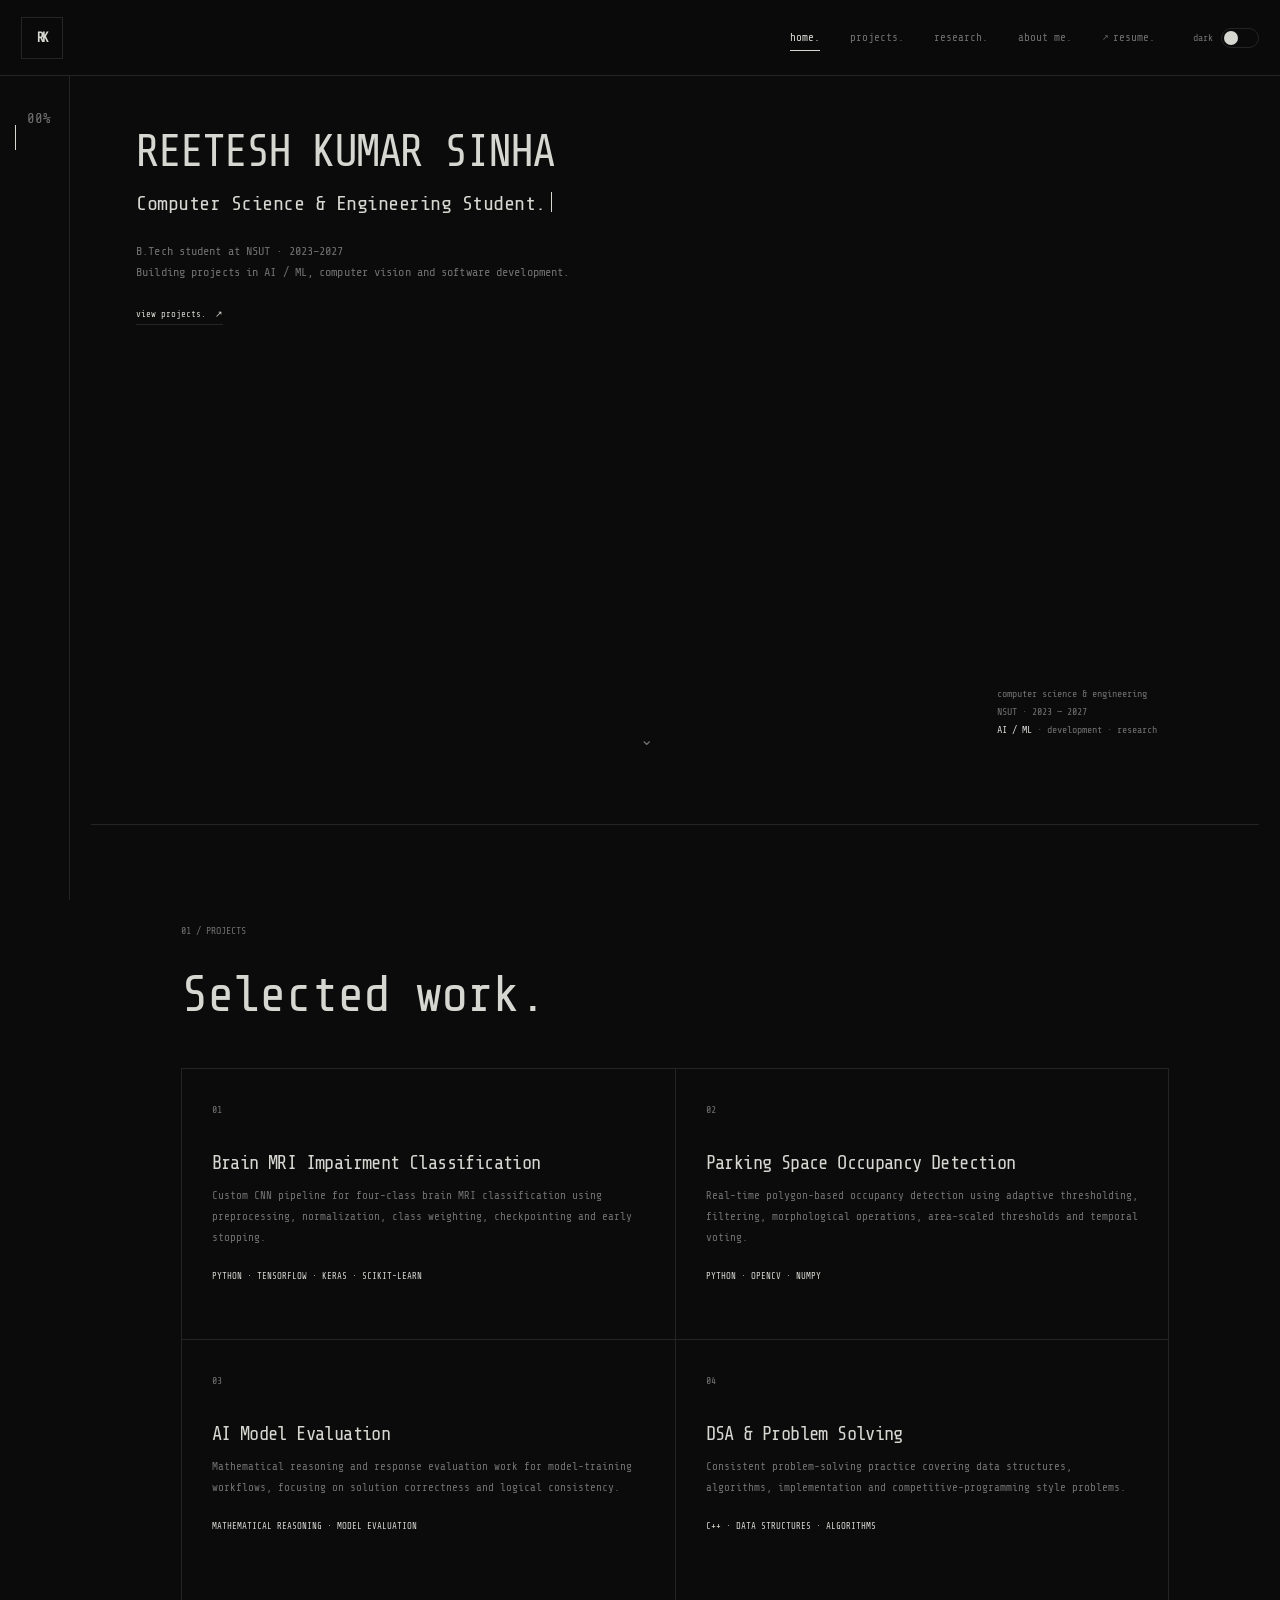
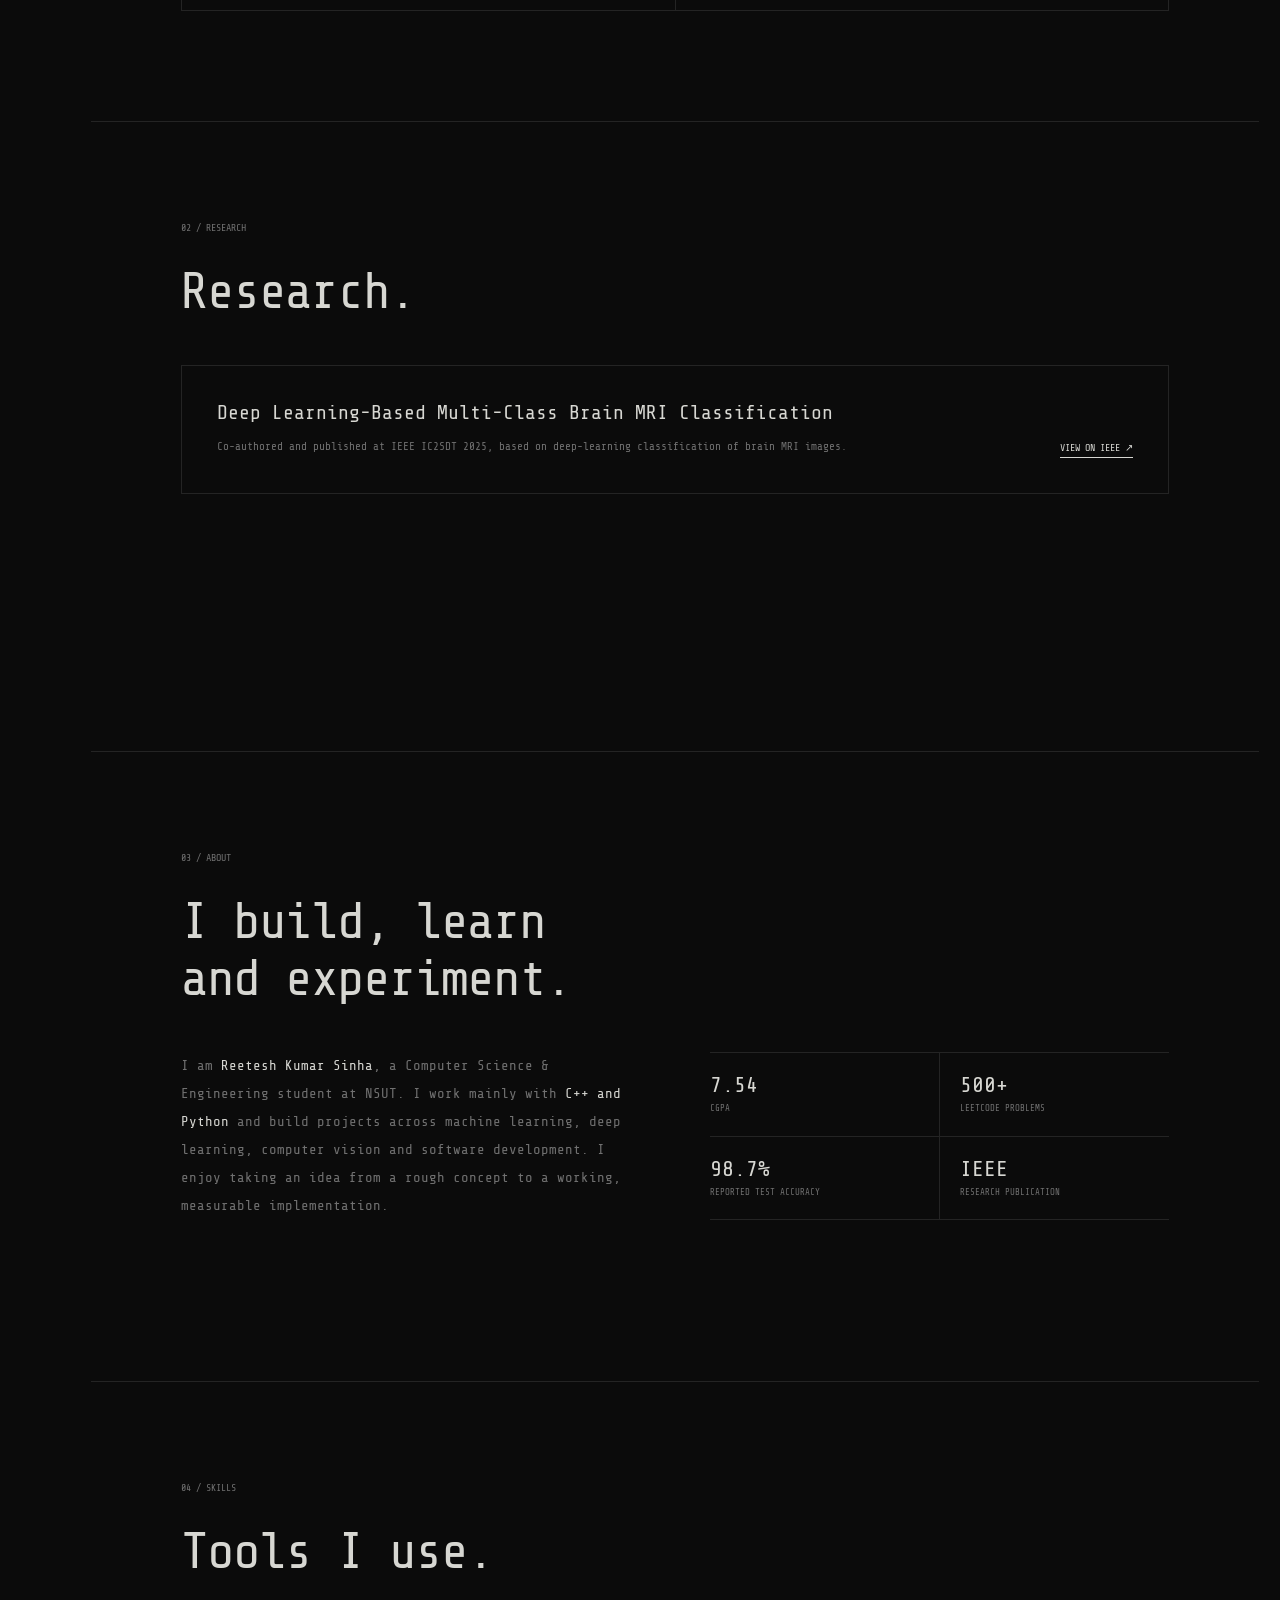
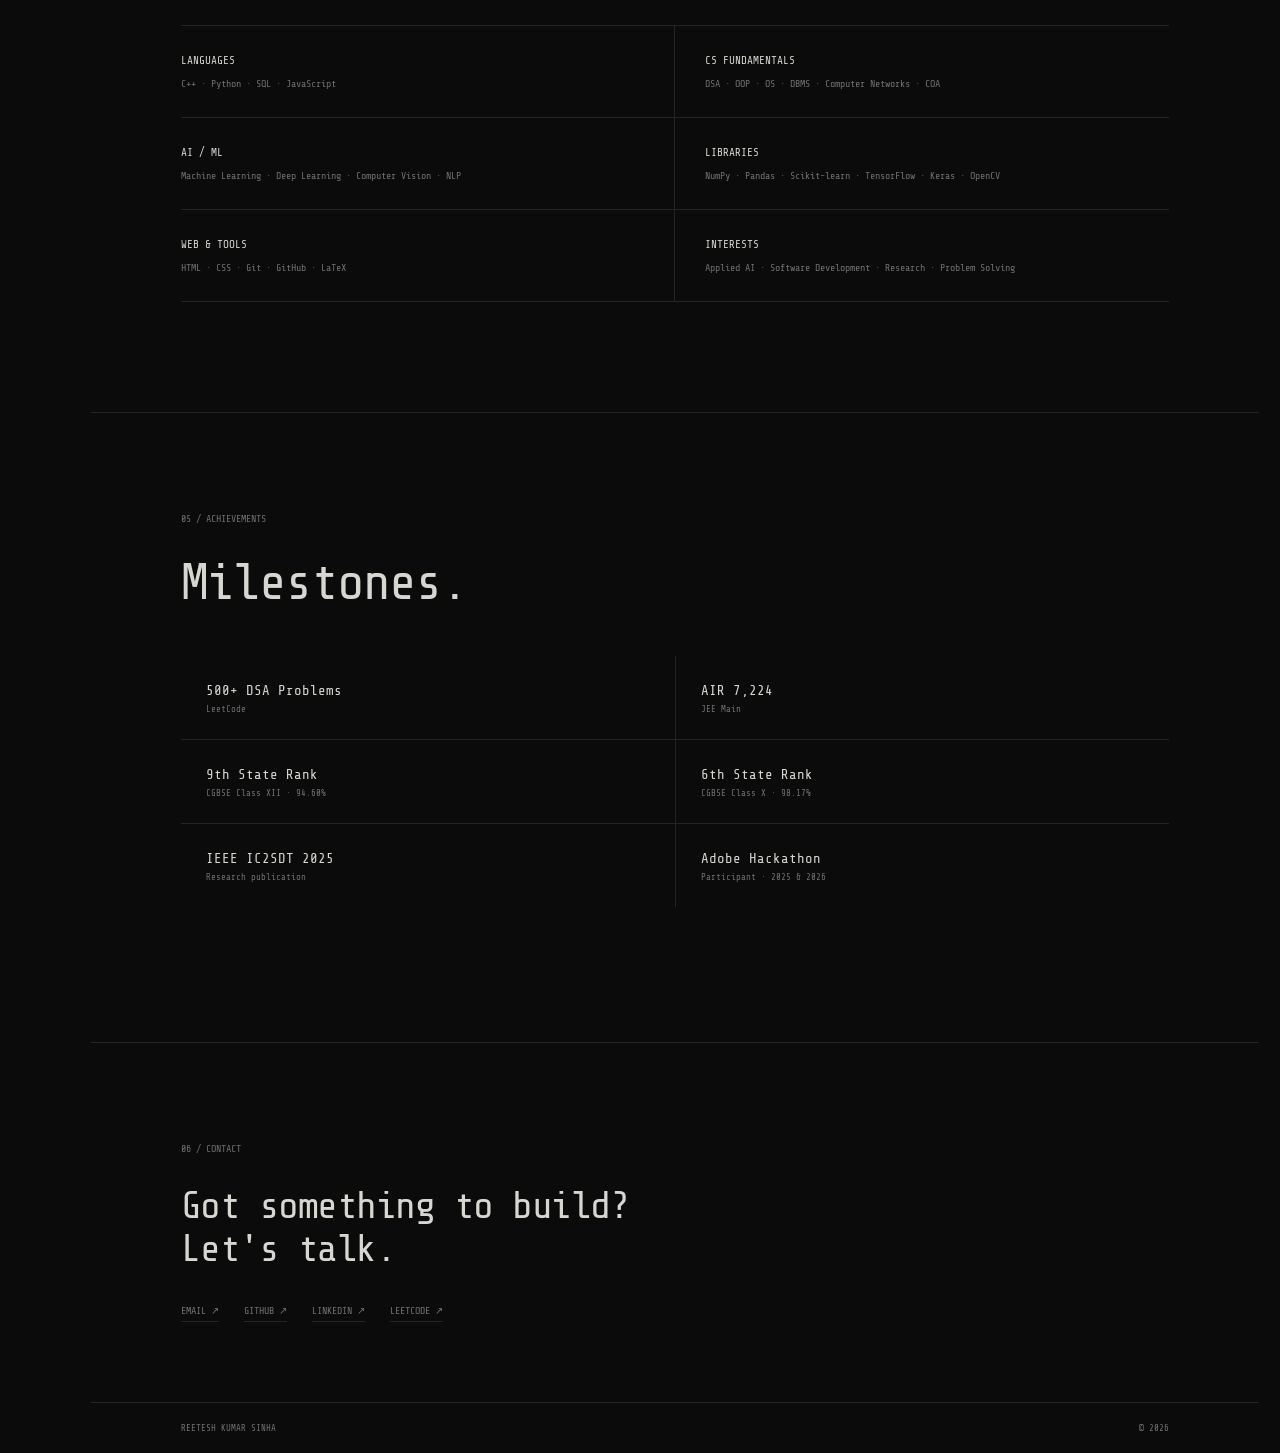
<file: index.html>
<!DOCTYPE html>
<html lang="en" data-theme="dark">
<head>
<meta charset="UTF-8">
<meta name="viewport" content="width=device-width, initial-scale=1.0">
<meta name="description" content="Reetesh Kumar Sinha — Computer Science student, developer and AI/ML researcher.">
<title>Reetesh Kumar Sinha — Developer</title>

<link rel="stylesheet" href="style.css">

</head>

<body>
<div class="mouse-light" id="mouseLight" aria-hidden="true"></div>
<div class="top-hover-zone" aria-hidden="true"></div>
<div class="page">
<header>
  <a class="brand" href="#home" aria-label="Reetesh Kumar Sinha home">RK</a>

  <nav aria-label="Main navigation">
    <a href="#home" class="active">home.</a>
    <a href="#projects">projects.</a>
    <a href="#research">research.</a>
    <a href="#about">about me.</a>
    <a href="Reetesh_Resume.pdf" target="_blank" rel="noopener">resume.</a>

    <div class="theme-switch">
      <span class="theme-label" id="themeText">dark</span>
      <button class="switch" id="themeToggle" type="button"
              aria-label="Switch to light mode" aria-pressed="false">
        <span class="switch-knob"></span>
      </button>
    </div>
  </nav>
</header>

<main id="home">
<div class="hero">
    <aside class="progress" aria-hidden="true">
      <span class="progress-number" id="progressNumber">00%</span>
      <span class="progress-line" id="progressLine"></span>
      <span class="progress-section" id="progressSection">HOME</span>
    </aside>

    <div class="hero-main">
      <div>
        <div class="hero-intro">
          <div class="hero-name">REETESH KUMAR SINHA</div>
          <div class="hero-role">
            <span id="typingText" aria-live="polite">Computer Science &amp; Engineering Student.</span><span class="cursor" aria-hidden="true"></span>
          </div>
          <p class="hero-description">
            B.Tech student at NSUT · 2023–2027<br>
            Building projects in AI / ML, computer vision and software development.
          </p>
          <div class="hero-actions">
            <a href="#projects">view projects. <span>↗</span></a>
          </div>
        </div>
      </div>

      <div class="hero-meta">
        <div>computer science & engineering</div>
        <div>NSUT · 2023 — 2027</div>
        <div><span>AI / ML</span> · development · research</div>
      </div>
    </div>

    <div class="scroll-cue" aria-hidden="true">⌄</div>
  </div>

  <section id="projects" class="reveal">
    <div class="section-index">01 / PROJECTS</div>
    <h2 class="section-title">Selected work.</h2>

    <div class="projects">
      <article class="project">
        <span class="project-no">01</span>
        <h3>Brain MRI Impairment Classification</h3>
        <p>
          Custom CNN pipeline for four-class brain MRI classification using
          preprocessing, normalization, class weighting, checkpointing and early stopping.
        </p>
        <div class="project-tech">PYTHON · TENSORFLOW · KERAS · SCIKIT-LEARN</div>
      </article>

      <article class="project">
        <span class="project-no">02</span>
        <h3>Parking Space Occupancy Detection</h3>
        <p>
          Real-time polygon-based occupancy detection using adaptive thresholding,
          filtering, morphological operations, area-scaled thresholds and temporal voting.
        </p>
        <div class="project-tech">PYTHON · OPENCV · NUMPY</div>
      </article>

      <article class="project">
        <span class="project-no">03</span>
        <h3>AI Model Evaluation</h3>
        <p>
          Mathematical reasoning and response evaluation work for model-training
          workflows, focusing on solution correctness and logical consistency.
        </p>
        <div class="project-tech">MATHEMATICAL REASONING · MODEL EVALUATION</div>
      </article>

      <article class="project">
        <span class="project-no">04</span>
        <h3>DSA & Problem Solving</h3>
        <p>
          Consistent problem-solving practice covering data structures, algorithms,
          implementation and competitive-programming style problems.
        </p>
        <div class="project-tech">C++ · DATA STRUCTURES · ALGORITHMS</div>
      </article>
    </div>
  </section>

  <section id="research" class="reveal">
    <div class="section-index">02 / RESEARCH</div>
    <h2 class="section-title">Research.</h2>
    <div class="research-box">
      <div>
        <h3>Deep Learning-Based Multi-Class Brain MRI Classification</h3>
        <p>
          Co-authored and published at IEEE IC2SDT 2025, based on deep-learning
          classification of brain MRI images.
        </p>
      </div>
      <a class="text-link" href="https://ieeexplore.ieee.org/stamp/stamp.jsp?tp=&arnumber=11383762&origin_source=search&origin_method=searchbar" target="_blank" rel="noopener">VIEW ON IEEE ↗</a>
    </div>
  </section>

  <section id="about" class="reveal">
    <div class="section-index">03 / ABOUT</div>
    <h2 class="section-title">I build, learn<br>and experiment.</h2>
    <div class="about-grid">
      <p class="about-copy">
        I am <strong>Reetesh Kumar Sinha</strong>, a Computer Science & Engineering
        student at NSUT. I work mainly with <strong>C++ and Python</strong> and build
        projects across machine learning, deep learning, computer vision and software
        development. I enjoy taking an idea from a rough concept to a working,
        measurable implementation.
      </p>
      <div class="stats">
        <div class="stat"><b>7.54</b><small>CGPA</small></div>
        <div class="stat"><b>500+</b><small>LEETCODE PROBLEMS</small></div>
        <div class="stat"><b>98.7%</b><small>REPORTED TEST ACCURACY</small></div>
        <div class="stat"><b>IEEE</b><small>RESEARCH PUBLICATION</small></div>
      </div>
    </div>
  </section>

  <section id="skills" class="reveal">
    <div class="section-index">04 / SKILLS</div>
    <h2 class="section-title">Tools I use.</h2>
    <div class="skills">
      <div class="skill"><b>LANGUAGES</b><p>C++ · Python · SQL · JavaScript</p></div>
      <div class="skill"><b>CS FUNDAMENTALS</b><p>DSA · OOP · OS · DBMS · Computer Networks · COA</p></div>
      <div class="skill"><b>AI / ML</b><p>Machine Learning · Deep Learning · Computer Vision · NLP</p></div>
      <div class="skill"><b>LIBRARIES</b><p>NumPy · Pandas · Scikit-learn · TensorFlow · Keras · OpenCV</p></div>
      <div class="skill"><b>WEB & TOOLS</b><p>HTML · CSS · Git · GitHub · LaTeX</p></div>
      <div class="skill"><b>INTERESTS</b><p>Applied AI · Software Development · Research · Problem Solving</p></div>
    </div>
  </section>

  <section id="achievements" class="reveal">
    <div class="section-index">05 / ACHIEVEMENTS</div>
    <h2 class="section-title">Milestones.</h2>
    <div class="achievements">
      <div class="achievement"><b>500+ DSA Problems</b><p>LeetCode</p></div>
      <div class="achievement"><b>AIR 7,224</b><p>JEE Main</p></div>
      <div class="achievement"><b>9th State Rank</b><p>CGBSE Class XII · 94.60%</p></div>
      <div class="achievement"><b>6th State Rank</b><p>CGBSE Class X · 98.17%</p></div>
      <div class="achievement"><b>IEEE IC2SDT 2025</b><p>Research publication</p></div>
      <div class="achievement"><b>Adobe Hackathon</b><p>Participant · 2025 & 2026</p></div>
    </div>
  </section>

  <section id="contact" class="contact reveal">
    <div class="section-index">06 / CONTACT</div>
    <div class="contact-line">Got something to build?<br>Let's talk.</div>
    <div class="contact-links">
      <a href="mailto:reetesh.kumar.ug23@nsut.ac.in">EMAIL ↗</a>
      <a href="https://github.com/XREETESHX" target="_blank" rel="noopener">GITHUB ↗</a>
      <a href="https://www.linkedin.com/in/reetesh-sinha-b54a8327a/" target="_blank" rel="noopener">LINKEDIN ↗</a>
      <a href="https://leetcode.com/u/XREETESHX/" target="_blank" rel="noopener">LEETCODE ↗</a>
    </div>
  </section>
</main>

<footer>
  <span>REETESH KUMAR SINHA</span>
  <span>© 2026</span>
</footer>
</div>

<script src="script.js"></script>

</body>
</html>
</file>
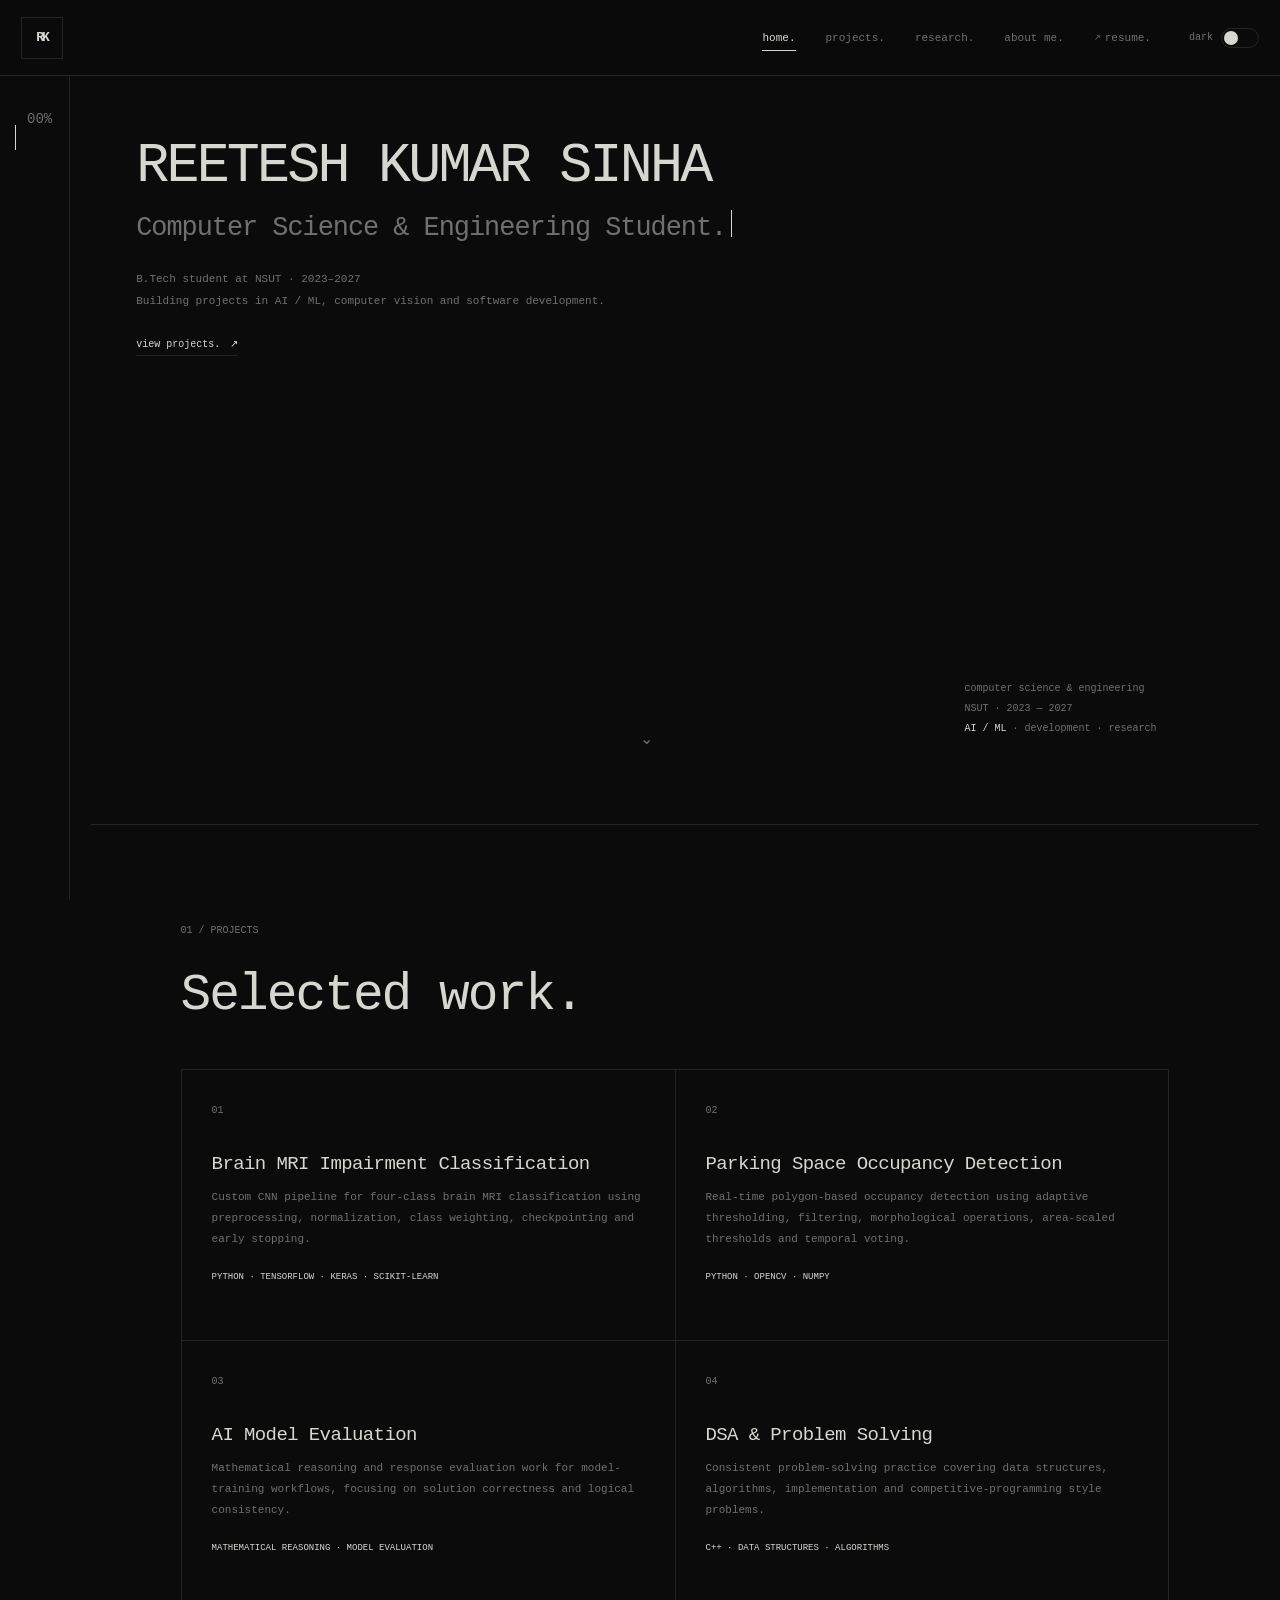
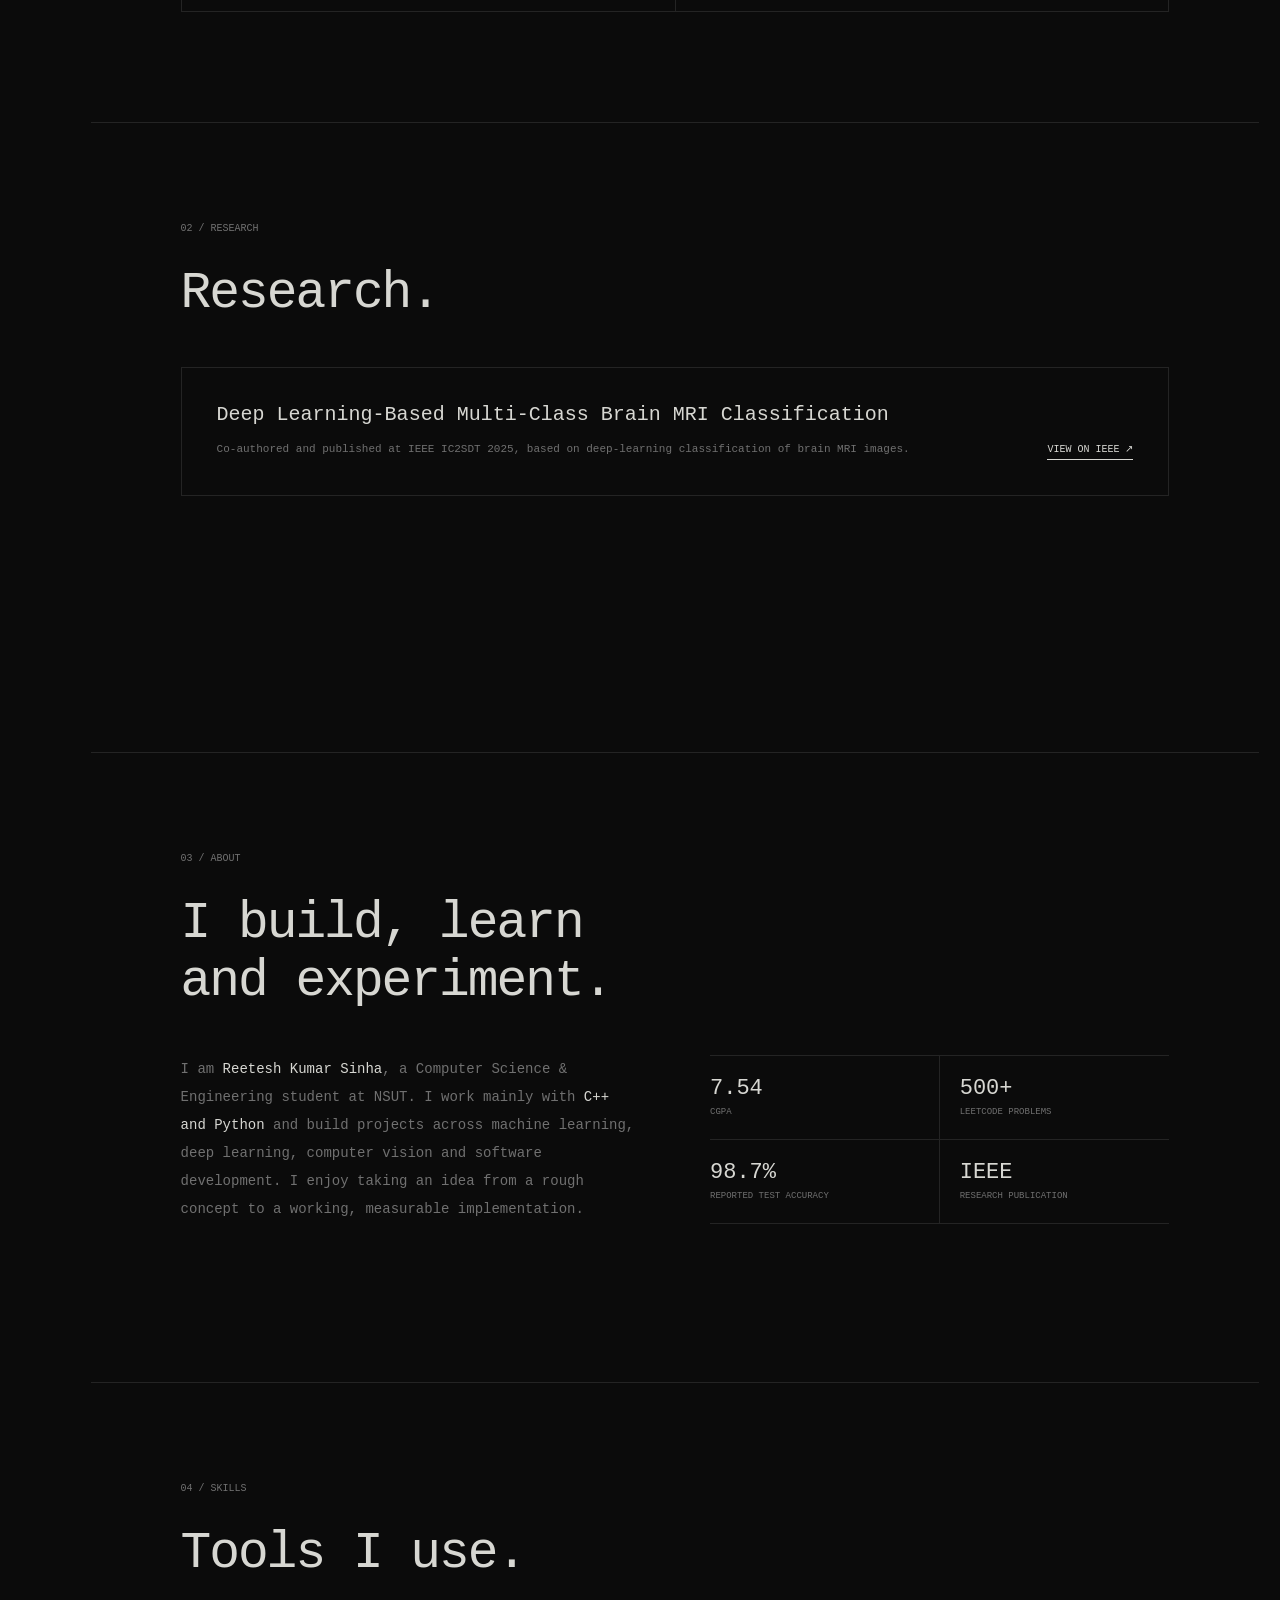
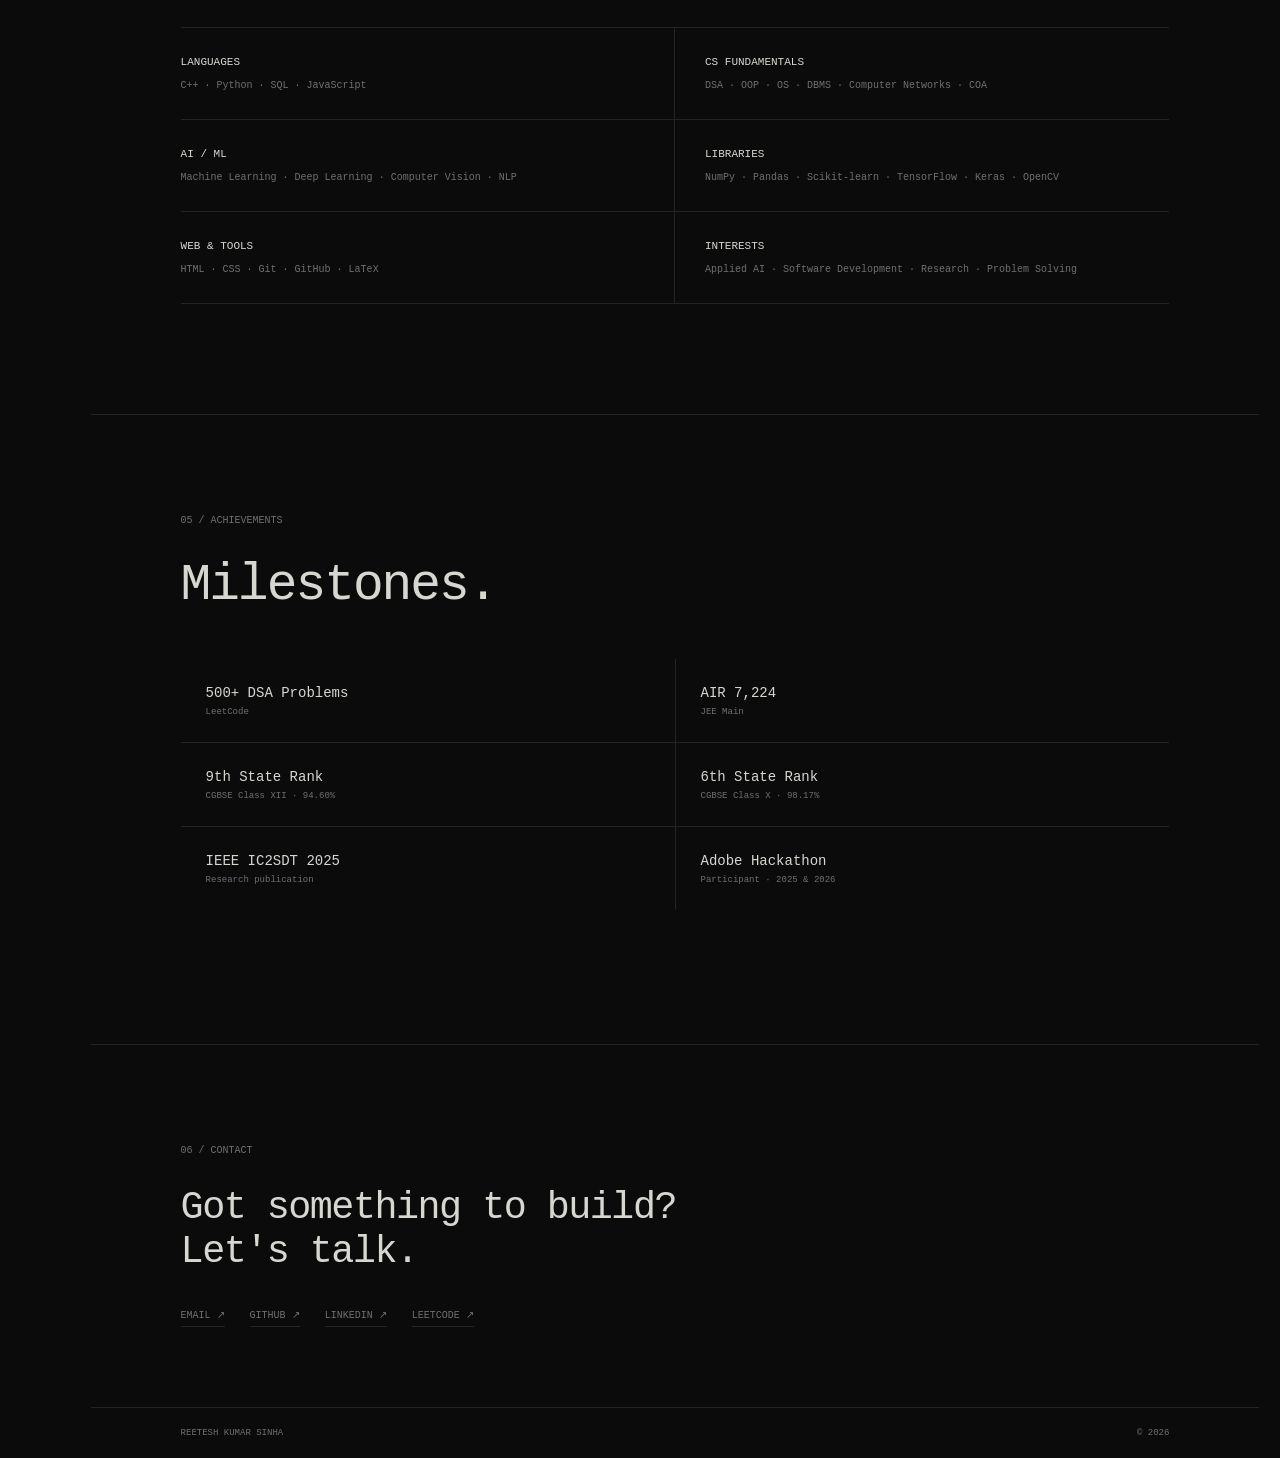
<file: portfolio.html>
<!DOCTYPE html>
<html lang="en" data-theme="dark">
<head>
<meta charset="UTF-8">
<meta name="viewport" content="width=device-width, initial-scale=1.0">
<meta name="description" content="Reetesh Kumar Sinha — Computer Science student, developer and AI/ML researcher.">
<title>Reetesh Kumar Sinha — Developer</title>

<style>
:root{
  --bg:#f4f4f1;
  --text:#171717;
  --muted:#777;
  --line:#d9d9d4;
  --panel:#eeeeea;
  --accent:#333;
  --cursor:#111;
}
html[data-theme="dark"]{
  --bg:#0b0b0b;
  --text:#d7d7d2;
  --muted:#707070;
  --line:#242424;
  --panel:#111;
  --accent:#cfcfca;
  --cursor:#d7d7d2;
}

*{box-sizing:border-box;margin:0;padding:0}
html{scroll-behavior:smooth;scroll-padding-top:80px}
body{
  background:var(--bg);
  color:var(--text);
  font-family:"Courier New",ui-monospace,SFMono-Regular,Menlo,monospace;
  transition:background .35s ease,color .35s ease;
}
a{color:inherit;text-decoration:none}
button{font:inherit}
::selection{background:var(--text);color:var(--bg)}

.page{
  position:relative;
  z-index:1;
  width:min(1240px,calc(100% - 42px));
  margin:auto;
}

/* Header */
header{
  height:76px;
  display:flex;
  align-items:center;
  justify-content:space-between;
  position:fixed;
  top:0;
  left:0;
  right:0;
  z-index:100;
  padding:0 max(21px, calc((100vw - 1240px) / 2));
  background:color-mix(in srgb, var(--bg) 92%, transparent);
  backdrop-filter:blur(10px);
  border-bottom:1px solid var(--line);
  transition:transform .32s ease, opacity .32s ease;
}
header.nav-hidden{
  transform:translateY(-100%);
  opacity:0;
  pointer-events:none;
}

.top-hover-zone{
  position:fixed;
  top:0;
  left:0;
  right:0;
  height:18px;
  z-index:110;
  background:transparent;
}
.brand{
  width:42px;height:42px;
  display:grid;place-items:center;
  border:1px solid var(--line);
  font-size:13px;
  font-weight:600;
  letter-spacing:-2px;
  transition:.25s;
}
.brand:hover{transform:rotate(-4deg);border-color:var(--text)}
nav{display:flex;align-items:center;gap:30px}
nav a{
  position:relative;
  color:var(--muted);
  font-size:11px;
  transition:color .2s;
}
nav a:hover,nav a.active{color:var(--text)}
nav a.active::after{
  content:"";
  position:absolute;
  left:0;right:0;bottom:-7px;
  height:1px;background:var(--text);
}
nav a[href*="Resume"]::before{
  content:"↗";
  display:inline-block;
  margin-right:4px;
  font-size:8px;
  transform:translateY(-1px);
}

/* Theme slider */
.theme-switch{
  display:flex;
  align-items:center;
  gap:8px;
  margin-left:8px;
}
.theme-label{font-size:10px;color:var(--muted)}
.switch{
  width:38px;height:20px;
  border:1px solid var(--line);
  background:transparent;
  border-radius:999px;
  padding:2px;
  cursor:pointer;
  display:flex;
  align-items:center;
  transition:.25s;
}
.switch-knob{
  width:14px;height:14px;
  border-radius:50%;
  background:var(--text);
  transform:translateX(0);
  transition:transform .25s ease,background .25s ease;
}
html[data-theme="light"] .switch-knob{transform:translateX(18px)}
.switch:focus-visible{outline:1px solid var(--text);outline-offset:3px}

/* Hero */
.hero{
  min-height:calc(100vh - 76px);
  display:block;
  position:relative;
  padding-top:20px;
}
 .progress{
  position:fixed;
  z-index:40;
  top:var(--chrome-top,76px);
  left:0;
  bottom:0;
  width:70px;
  border-right:1px solid var(--line);
  pointer-events:none;
  background:var(--bg);
  transition:top .32s ease,background .35s ease;
}
.progress-number{
  position:absolute;
  top:35px;
  left:27px;
  font-size:14px;
  color:var(--muted);
  transition:top .32s ease;
}
.progress-line{
  position:absolute;
  top:49px;
  left:15px;
  width:1px;
  height:74px;
  background:var(--text);
  transition:height .15s ease;
}
.hero-main{
  position:relative;
  z-index:2;
  padding:118px 8vw 0 9vw;
  display:flex;
  flex-direction:column;
  justify-content:space-between;
  min-height:calc(100vh - 118px);
}
.hero-intro{
  position:relative;
  z-index:3;
  max-width:760px;
}
.hero-name{
  font-size:clamp(30px,4.3vw,58px);
  font-weight:500;
  letter-spacing:-2.8px;
  line-height:1.05;
  color:var(--text);
}
.hero-role{
  margin-top:14px;
  font-size:clamp(17px,2.1vw,28px);
  line-height:1.35;
  color:var(--muted);
  letter-spacing:-1px;
}
.hero-description{
  margin-top:22px;
  max-width:570px;
  color:var(--muted);
  font-size:11px;
  line-height:2;
}
.hero-actions{
  margin-top:26px;
  display:flex;
  gap:22px;
  flex-wrap:wrap;
}
.hero-actions a{
  color:var(--text);
  font-size:10px;
  border-bottom:1px solid var(--line);
  padding-bottom:5px;
  transition:color .2s,border-color .2s,transform .2s;
}
.hero-actions a span{
  display:inline-block;
  margin-left:4px;
  transition:transform .2s;
}
.hero-actions a:hover{
  border-color:var(--text);
}
.hero-actions a:hover span{
  transform:translate(2px,-2px);
}
.cursor{
  display:inline-block;
  width:1px;height:1em;
  background:var(--cursor);
  margin-left:5px;
  vertical-align:-2px;
  animation:blink 1s steps(1) infinite;
}
@keyframes blink{50%{opacity:0}}
.hero-meta{
  position:relative;
  z-index:3;
  align-self:flex-end;
  max-width:300px;
  margin-bottom:7vh;
  color:var(--muted);
  font-size:10px;
  line-height:2;
}
.hero-meta span{color:var(--text)}
.scroll-cue{
  position:absolute;
  bottom:75px;
  left:50%;
  color:var(--muted);
  font-size:16px;
  animation:bounce 1.8s ease-in-out infinite;
}
@keyframes bounce{
  0%,100%{transform:translateY(0);opacity:.45}
  50%{transform:translateY(7px);opacity:1}
}

/* Sections */
section{
  min-height:70vh;
  border-top:1px solid var(--line);
  padding:100px 7vw 110px 7vw;
  margin-left:70px;
}
.section-index{
  color:var(--muted);
  font-size:10px;
  margin-bottom:30px;
}
.section-title{
  font-size:clamp(28px,4vw,52px);
  font-weight:400;
  letter-spacing:-2px;
  margin-bottom:45px;
}
.about-grid{
  display:grid;
  grid-template-columns:1fr 1fr;
  gap:70px;
}
.about-copy{
  font-size:14px;
  line-height:2;
  color:var(--muted);
}
.about-copy strong{color:var(--text);font-weight:500}
.stats{
  display:grid;
  grid-template-columns:1fr 1fr;
  border-top:1px solid var(--line);
}
.stat{
  padding:20px 0;
  border-bottom:1px solid var(--line);
}
.stat:nth-child(odd){border-right:1px solid var(--line);padding-right:20px}
.stat:nth-child(even){padding-left:20px}
.stat b{display:block;font-size:22px;font-weight:400;color:var(--text)}
.stat small{font-size:9px;color:var(--muted)}

.projects{
  display:grid;
  grid-template-columns:1fr 1fr;
  gap:1px;
  background:var(--line);
  border:1px solid var(--line);
}
.project{
  background:var(--bg);
  padding:30px;
  min-height:270px;
  transition:background .25s,transform .25s;
}
.project:hover{background:var(--panel)}
.project-no{font-size:10px;color:var(--muted)}
.project h3{font-size:19px;font-weight:400;letter-spacing:-.6px;margin:35px 0 12px}
.project p{font-size:11px;line-height:1.9;color:var(--muted)}
.project-tech{margin-top:22px;color:var(--text);font-size:9px}

.research-box{
  border:1px solid var(--line);
  padding:35px;
  display:grid;
  grid-template-columns:1fr auto;
  gap:30px;
  align-items:end;
}
.research-box h3{font-size:20px;font-weight:400;margin-bottom:13px}
.research-box p{font-size:11px;color:var(--muted);line-height:1.9}
.text-link{
  font-size:10px;
  border-bottom:1px solid var(--text);
  padding-bottom:4px;
  white-space:nowrap;
}

.skills{
  display:grid;
  grid-template-columns:repeat(2,1fr);
  gap:0;
  border-top:1px solid var(--line);
}
.skill{
  padding:24px 0;
  border-bottom:1px solid var(--line);
}
.skill:nth-child(odd){border-right:1px solid var(--line);padding-right:30px}
.skill:nth-child(even){padding-left:30px}
.skill b{font-size:11px;font-weight:500}
.skill p{font-size:10px;color:var(--muted);margin-top:7px;line-height:1.8}

.achievements{display:grid;grid-template-columns:1fr 1fr;gap:1px;background:var(--line)}
.achievement{background:var(--bg);padding:25px}
.achievement b{font-size:14px;font-weight:400}
.achievement p{font-size:9px;color:var(--muted);margin-top:5px}

.contact{
  min-height:auto;
  padding-bottom:80px;
}
.contact-line{
  font-size:clamp(22px,3vw,40px);
  letter-spacing:-1.5px;
  font-weight:400;
  margin-bottom:35px;
}
.contact-links{display:flex;gap:25px;flex-wrap:wrap}
.contact-links a{
  color:var(--muted);
  font-size:10px;
  border-bottom:1px solid var(--line);
  padding-bottom:5px;
}
.contact-links a:hover{color:var(--text);border-color:var(--text)}
footer{
  margin-left:70px;
  border-top:1px solid var(--line);
  padding:20px 7vw;
  color:var(--muted);
  font-size:9px;
  display:flex;
  justify-content:space-between;
}

/* Reveal */
.reveal{
  opacity:0;
  transform:translateY(18px);
  transition:opacity .65s ease,transform .65s ease;
}
.reveal.visible{opacity:1;transform:translateY(0)}

@media(max-width:800px){
  .page{width:min(100% - 28px,1240px)}
  header{height:64px;padding:0 14px}
  .progress{top:64px;width:35px}
  .progress-number{top:34px;left:9px;font-size:12px}
  .progress-line{top:64px;left:7px}
  
  nav{gap:13px}
  nav a:nth-child(2),nav a:nth-child(3){display:none}
  .theme-label{display:none}
  .hero{padding-top:20px !important}
  .hero-main{padding:92px 0 0 50px}
  .hero-title{font-size:28px;letter-spacing:-1px}
  section{margin-left:35px;padding:75px 28px}
  footer{margin-left:35px;padding:18px 28px}
  .about-grid,.projects,.skills,.achievements{grid-template-columns:1fr}
  .skill:nth-child(odd){border-right:0;padding-right:0}
  .skill:nth-child(even){padding-left:0}
  .research-box{grid-template-columns:1fr}
  .hero-meta{align-self:flex-start;margin-bottom:12vh}
}
@media(prefers-reduced-motion:reduce){
  html{scroll-behavior:auto}
  .cursor,.scroll-cue{animation:none}
  .reveal{transition:none}
}

/* Subtle interactive visual effects */
.mouse-light{
  position:fixed;
  z-index:0;
  width:320px;
  height:320px;
  left:0;
  top:0;
  pointer-events:none;
  border-radius:50%;
  transform:translate(-50%,-50%);
  background:radial-gradient(circle,rgba(255,255,255,.045) 0%,rgba(255,255,255,.018) 28%,transparent 68%);
  opacity:0;
  transition:opacity .35s ease;
}
html[data-theme="light"] .mouse-light{
  background:radial-gradient(circle,rgba(20,30,45,.045) 0%,rgba(20,30,45,.018) 28%,transparent 68%);
}
.progress-section{
  position:absolute;
  top:12px;
  left:70px;
  color:var(--muted);
  font-size:8px;
  letter-spacing:1.2px;
  opacity:0;
  transform:translateX(-6px);
  transition:opacity .3s ease,transform .3s ease;
  white-space:nowrap;
}
.progress:hover .progress-section,
.progress-section.visible{
  opacity:1;
  transform:translateX(0);
}
.project{
  position:relative;
  overflow:hidden;
}
.project::after{
  content:"↗";
  position:absolute;
  right:25px;
  top:24px;
  font-size:15px;
  color:var(--muted);
  opacity:0;
  transform:translate(-5px,5px);
  transition:opacity .25s ease,transform .25s ease;
}
.project:hover::after{
  opacity:1;
  transform:translate(0,0);
}
.project h3{
  transition:transform .25s ease;
}
.project:hover h3{
  transform:translateX(4px);
}
.project-tech{
  transition:opacity .25s ease,transform .25s ease;
}
.project:hover .project-tech{
  transform:translateX(4px);
}
@media(max-width:800px){
  .progress-section{
    left:43px;
    top:11px;
  }
  .mouse-light{display:none}
}
@media(prefers-reduced-motion:reduce){
  .mouse-light{display:none}
  .progress-section,.project::after,.project h3,.project-tech{transition:none}
}

</style>
</head>

<body>
<div class="mouse-light" id="mouseLight" aria-hidden="true"></div>
<div class="top-hover-zone" aria-hidden="true"></div>
<div class="page">
<header>
  <a class="brand" href="#home" aria-label="Reetesh Kumar Sinha home">RK</a>

  <nav aria-label="Main navigation">
    <a href="#home" class="active">home.</a>
    <a href="#projects">projects.</a>
    <a href="#research">research.</a>
    <a href="#about">about me.</a>
    <a href="Reetesh_Kumar_Sinha_Resume.pdf" target="_blank" rel="noopener">resume.</a>

    <div class="theme-switch">
      <span class="theme-label" id="themeText">dark</span>
      <button class="switch" id="themeToggle" type="button"
              aria-label="Switch to light mode" aria-pressed="false">
        <span class="switch-knob"></span>
      </button>
    </div>
  </nav>
</header>

<main id="home">
<div class="hero">
    <aside class="progress" aria-hidden="true">
      <span class="progress-number" id="progressNumber">00%</span>
      <span class="progress-line" id="progressLine"></span>
      <span class="progress-section" id="progressSection">HOME</span>
    </aside>

    <div class="hero-main">
      <div>
        <div class="hero-intro">
          <div class="hero-name">REETESH KUMAR SINHA</div>
          <div class="hero-role">
            <span id="typingText" aria-live="polite">Computer Science &amp; Engineering Student.</span><span class="cursor" aria-hidden="true"></span>
          </div>
          <p class="hero-description">
            B.Tech student at NSUT · 2023–2027<br>
            Building projects in AI / ML, computer vision and software development.
          </p>
          <div class="hero-actions">
            <a href="#projects">view projects. <span>↗</span></a>
          </div>
        </div>
      </div>

      <div class="hero-meta">
        <div>computer science & engineering</div>
        <div>NSUT · 2023 — 2027</div>
        <div><span>AI / ML</span> · development · research</div>
      </div>
    </div>

    <div class="scroll-cue" aria-hidden="true">⌄</div>
  </div>

  <section id="projects" class="reveal">
    <div class="section-index">01 / PROJECTS</div>
    <h2 class="section-title">Selected work.</h2>

    <div class="projects">
      <article class="project">
        <span class="project-no">01</span>
        <h3>Brain MRI Impairment Classification</h3>
        <p>
          Custom CNN pipeline for four-class brain MRI classification using
          preprocessing, normalization, class weighting, checkpointing and early stopping.
        </p>
        <div class="project-tech">PYTHON · TENSORFLOW · KERAS · SCIKIT-LEARN</div>
      </article>

      <article class="project">
        <span class="project-no">02</span>
        <h3>Parking Space Occupancy Detection</h3>
        <p>
          Real-time polygon-based occupancy detection using adaptive thresholding,
          filtering, morphological operations, area-scaled thresholds and temporal voting.
        </p>
        <div class="project-tech">PYTHON · OPENCV · NUMPY</div>
      </article>

      <article class="project">
        <span class="project-no">03</span>
        <h3>AI Model Evaluation</h3>
        <p>
          Mathematical reasoning and response evaluation work for model-training
          workflows, focusing on solution correctness and logical consistency.
        </p>
        <div class="project-tech">MATHEMATICAL REASONING · MODEL EVALUATION</div>
      </article>

      <article class="project">
        <span class="project-no">04</span>
        <h3>DSA & Problem Solving</h3>
        <p>
          Consistent problem-solving practice covering data structures, algorithms,
          implementation and competitive-programming style problems.
        </p>
        <div class="project-tech">C++ · DATA STRUCTURES · ALGORITHMS</div>
      </article>
    </div>
  </section>

  <section id="research" class="reveal">
    <div class="section-index">02 / RESEARCH</div>
    <h2 class="section-title">Research.</h2>
    <div class="research-box">
      <div>
        <h3>Deep Learning-Based Multi-Class Brain MRI Classification</h3>
        <p>
          Co-authored and published at IEEE IC2SDT 2025, based on deep-learning
          classification of brain MRI images.
        </p>
      </div>
      <a class="text-link" href="https://ieeexplore.ieee.org/stamp/stamp.jsp?tp=&arnumber=11383762&origin_source=search&origin_method=searchbar" target="_blank" rel="noopener">VIEW ON IEEE ↗</a>
    </div>
  </section>

  <section id="about" class="reveal">
    <div class="section-index">03 / ABOUT</div>
    <h2 class="section-title">I build, learn<br>and experiment.</h2>
    <div class="about-grid">
      <p class="about-copy">
        I am <strong>Reetesh Kumar Sinha</strong>, a Computer Science & Engineering
        student at NSUT. I work mainly with <strong>C++ and Python</strong> and build
        projects across machine learning, deep learning, computer vision and software
        development. I enjoy taking an idea from a rough concept to a working,
        measurable implementation.
      </p>
      <div class="stats">
        <div class="stat"><b>7.54</b><small>CGPA</small></div>
        <div class="stat"><b>500+</b><small>LEETCODE PROBLEMS</small></div>
        <div class="stat"><b>98.7%</b><small>REPORTED TEST ACCURACY</small></div>
        <div class="stat"><b>IEEE</b><small>RESEARCH PUBLICATION</small></div>
      </div>
    </div>
  </section>

  <section id="skills" class="reveal">
    <div class="section-index">04 / SKILLS</div>
    <h2 class="section-title">Tools I use.</h2>
    <div class="skills">
      <div class="skill"><b>LANGUAGES</b><p>C++ · Python · SQL · JavaScript</p></div>
      <div class="skill"><b>CS FUNDAMENTALS</b><p>DSA · OOP · OS · DBMS · Computer Networks · COA</p></div>
      <div class="skill"><b>AI / ML</b><p>Machine Learning · Deep Learning · Computer Vision · NLP</p></div>
      <div class="skill"><b>LIBRARIES</b><p>NumPy · Pandas · Scikit-learn · TensorFlow · Keras · OpenCV</p></div>
      <div class="skill"><b>WEB & TOOLS</b><p>HTML · CSS · Git · GitHub · LaTeX</p></div>
      <div class="skill"><b>INTERESTS</b><p>Applied AI · Software Development · Research · Problem Solving</p></div>
    </div>
  </section>

  <section id="achievements" class="reveal">
    <div class="section-index">05 / ACHIEVEMENTS</div>
    <h2 class="section-title">Milestones.</h2>
    <div class="achievements">
      <div class="achievement"><b>500+ DSA Problems</b><p>LeetCode</p></div>
      <div class="achievement"><b>AIR 7,224</b><p>JEE Main</p></div>
      <div class="achievement"><b>9th State Rank</b><p>CGBSE Class XII · 94.60%</p></div>
      <div class="achievement"><b>6th State Rank</b><p>CGBSE Class X · 98.17%</p></div>
      <div class="achievement"><b>IEEE IC2SDT 2025</b><p>Research publication</p></div>
      <div class="achievement"><b>Adobe Hackathon</b><p>Participant · 2025 & 2026</p></div>
    </div>
  </section>

  <section id="contact" class="contact reveal">
    <div class="section-index">06 / CONTACT</div>
    <div class="contact-line">Got something to build?<br>Let's talk.</div>
    <div class="contact-links">
      <a href="mailto:reetesh.kumar.ug23@nsut.ac.in">EMAIL ↗</a>
      <a href="https://github.com/XREETESHX" target="_blank" rel="noopener">GITHUB ↗</a>
      <a href="https://www.linkedin.com/in/reetesh-sinha-b54a8327a/" target="_blank" rel="noopener">LINKEDIN ↗</a>
      <a href="https://leetcode.com/u/XREETESHX/" target="_blank" rel="noopener">LEETCODE ↗</a>
    </div>
  </section>
</main>

<footer>
  <span>REETESH KUMAR SINHA</span>
  <span>© 2026</span>
</footer>
</div>

<script>
(function () {
  'use strict';

  const root = document.documentElement;
  const body = document.body;
  const header = document.querySelector('header');
  const hoverZone = document.querySelector('.top-hover-zone');
  const toggle = document.getElementById('themeToggle');
  const themeText = document.getElementById('themeText');
  const typing = document.getElementById('typingText');
  const progressNumber = document.getElementById('progressNumber');
  const progressLine = document.getElementById('progressLine');
  const progressSection = document.getElementById('progressSection');
  const mouseLight = document.getElementById('mouseLight');

  const navLinks = Array.from(document.querySelectorAll('nav a[href^="#"]'));
  const sections = Array.from(document.querySelectorAll('main section[id]'));

  const sectionNames = {
    home: 'HOME',
    projects: 'PROJECTS',
    research: 'RESEARCH',
    about: 'ABOUT',
    skills: 'SKILLS',
    achievements: 'ACHIEVEMENTS',
    contact: 'CONTACT'
  };

  const reducedMotion = window.matchMedia &&
    window.matchMedia('(prefers-reduced-motion: reduce)').matches;

  // ---------------- Theme ----------------
  function setTheme(theme) {
    const light = theme === 'light';
    root.setAttribute('data-theme', light ? 'light' : 'dark');

    if (toggle) {
      toggle.setAttribute('aria-pressed', String(light));
      toggle.setAttribute(
        'aria-label',
        light ? 'Switch to dark mode' : 'Switch to light mode'
      );
    }
    if (themeText) {
      themeText.textContent = light ? 'light' : 'dark';
    }
  }

  if (toggle) {
    toggle.addEventListener('click', function () {
      setTheme(root.getAttribute('data-theme') === 'dark' ? 'light' : 'dark');
    });
  }

  // ---------------- Typewriter ----------------
  const phrases = [
    'Computer Science & Engineering Student.',
    'AI / ML & Computer Vision Enthusiast.',
    'Python & C++ Developer.',
    'Research & Software Development.'
  ];

  let phraseIndex = 0;
  let charIndex = 0;
  let deleting = false;
  let typeTimer = null;

  function renderPhrase(text) {
    if (typing) typing.textContent = text;
  }

  function typeNext() {
    const current = phrases[phraseIndex];

    if (deleting) {
      charIndex = Math.max(0, charIndex - 1);
    } else {
      charIndex = Math.min(current.length, charIndex + 1);
    }

    renderPhrase(current.slice(0, charIndex));

    if (!deleting && charIndex === current.length) {
      deleting = true;
      typeTimer = window.setTimeout(typeNext, 1500);
      return;
    }

    if (deleting && charIndex === 0) {
      deleting = false;
      phraseIndex = (phraseIndex + 1) % phrases.length;
      typeTimer = window.setTimeout(typeNext, 350);
      return;
    }

    typeTimer = window.setTimeout(typeNext, deleting ? 38 : 65);
  }

  if (reducedMotion) {
    renderPhrase(phrases[0]);
  } else {
    renderPhrase(phrases[0]);
    charIndex = phrases[0].length;
    typeTimer = window.setTimeout(typeNext, 1600);
  }

  // ---------------- Header + left rail ----------------
  let lastScrollY = window.scrollY || 0;
  let headerRaf = 0;
  let progressRaf = 0;
  let hoverReveal = false;

  function chromeHeight() {
    return window.innerWidth <= 800 ? 64 : 76;
  }

  function showHeader() {
    if (header) header.classList.remove('nav-hidden');
    root.style.setProperty('--chrome-top', chromeHeight() + 'px');
  }

  function hideHeader() {
    if (header) header.classList.add('nav-hidden');
    root.style.setProperty('--chrome-top', '0px');
  }

  function handleScrollState() {
    const currentY = window.scrollY || 0;
    const delta = currentY - lastScrollY;

    if (currentY <= 12) {
      showHeader();
    } else if (!hoverReveal && Math.abs(delta) > 3) {
      if (delta > 0) {
        hideHeader();
      } else {
        showHeader();
      }
    }

    lastScrollY = currentY;
    headerRaf = 0;
  }

  function updateProgress() {
    const maxScroll = Math.max(
      0,
      document.documentElement.scrollHeight - window.innerHeight
    );
    const percent = maxScroll === 0
      ? 0
      : Math.max(0, Math.min(100, Math.round((window.scrollY / maxScroll) * 100)));

    if (progressNumber) {
      progressNumber.textContent = String(percent).padStart(2, '0') + '%';
    }

    if (progressLine) {
      const lineHeight = 25 + (percent * 1.15);
      progressLine.style.height = Math.min(150, Math.max(25, lineHeight)) + 'px';
    }

    let current = 'home';
    const marker = (window.scrollY || 0) + 150;

    sections.forEach(function (section) {
      if (section.offsetTop <= marker) current = section.id;
    });

    navLinks.forEach(function (link) {
      link.classList.toggle('active', link.getAttribute('href') === '#' + current);
    });

    if (progressSection) {
      progressSection.textContent = sectionNames[current] || current.toUpperCase();
      progressSection.classList.toggle('visible', current !== 'home');
    }

    progressRaf = 0;
  }

  window.addEventListener('scroll', function () {
    if (!headerRaf) {
      headerRaf = window.requestAnimationFrame(handleScrollState);
    }
    if (!progressRaf) {
      progressRaf = window.requestAnimationFrame(updateProgress);
    }
  }, { passive: true });

  window.addEventListener('resize', function () {
    root.style.setProperty('--chrome-top', chromeHeight() + 'px');
    updateProgress();
  });

  if (hoverZone) {
    hoverZone.addEventListener('mouseenter', function () {
      hoverReveal = true;
      showHeader();
    });
    hoverZone.addEventListener('mouseleave', function () {
      hoverReveal = false;
    });
  }

  if (header) {
    header.addEventListener('mouseenter', function () {
      hoverReveal = true;
      showHeader();
    });
    header.addEventListener('mouseleave', function () {
      hoverReveal = false;
    });
  }

  // ---------------- Mouse-follow light ----------------
  if (
    mouseLight &&
    !reducedMotion &&
    window.matchMedia &&
    window.matchMedia('(hover: hover) and (pointer: fine)').matches
  ) {
    let mouseX = window.innerWidth / 2;
    let mouseY = window.innerHeight / 2;
    let lightX = mouseX;
    let lightY = mouseY;
    let lightRaf = 0;

    window.addEventListener('pointermove', function (event) {
      mouseX = event.clientX;
      mouseY = event.clientY;
      mouseLight.style.opacity = '1';

      if (!lightRaf) {
        lightRaf = window.requestAnimationFrame(function animateLight() {
          lightX += (mouseX - lightX) * 0.12;
          lightY += (mouseY - lightY) * 0.12;

          mouseLight.style.left = lightX + 'px';
          mouseLight.style.top = lightY + 'px';

          if (Math.abs(mouseX - lightX) > 0.2 || Math.abs(mouseY - lightY) > 0.2) {
            lightRaf = window.requestAnimationFrame(animateLight);
          } else {
            lightRaf = 0;
          }
        });
      }
    }, { passive: true });

    document.addEventListener('mouseleave', function () {
      mouseLight.style.opacity = '0';
    });
  }

  // ---------------- Scroll reveal ----------------
  const revealItems = Array.from(document.querySelectorAll('.reveal'));

  if (
    'IntersectionObserver' in window &&
    !reducedMotion
  ) {
    const observer = new IntersectionObserver(function (entries) {
      entries.forEach(function (entry) {
        if (entry.isIntersecting) {
          entry.target.classList.add('visible');
          observer.unobserve(entry.target);
        }
      });
    }, { threshold: 0.1 });

    revealItems.forEach(function (element) {
      observer.observe(element);
    });
  } else {
    revealItems.forEach(function (element) {
      element.classList.add('visible');
    });
  }

  // Initial state
  root.style.setProperty('--chrome-top', chromeHeight() + 'px');
  showHeader();
  updateProgress();

  // Avoid unused-timer warnings on page teardown where supported.
  window.addEventListener('pagehide', function () {
    if (typeTimer) window.clearTimeout(typeTimer);
    if (headerRaf) window.cancelAnimationFrame(headerRaf);
    if (progressRaf) window.cancelAnimationFrame(progressRaf);
  });
})();
</script>
</body>
</html>
</file>
<file: style.css>
@import url("https://fonts.googleapis.com/css2?family=Share+Tech+Mono&display=swap");
:root{
  --bg:#f4f4f1;
  --text:#171717;
  --muted:#777;
  --line:#d9d9d4;
  --panel:#eeeeea;
  --accent:#333;
  --cursor:#111;
}
html[data-theme="dark"]{
  --bg:#0b0b0b;
  --text:#d7d7d2;
  --muted:#707070;
  --line:#242424;
  --panel:#111;
  --accent:#cfcfca;
  --cursor:#d7d7d2;
}

*{box-sizing:border-box;margin:0;padding:0}
html{scroll-behavior:smooth;scroll-padding-top:80px}
body{
  background:var(--bg);
  color:var(--text);
  font-family:"Share Tech Mono","Courier New",ui-monospace,SFMono-Regular,Menlo,monospace;
  transition:background .35s ease,color .35s ease;
}
a{color:inherit;text-decoration:none}
button{font:inherit}
::selection{background:var(--text);color:var(--bg)}

.page{
  position:relative;
  z-index:1;
  width:min(1240px,calc(100% - 42px));
  margin:auto;
}

/* Header */
header{
  height:76px;
  display:flex;
  align-items:center;
  justify-content:space-between;
  position:fixed;
  top:0;
  left:0;
  right:0;
  z-index:100;
  padding:0 max(21px, calc((100vw - 1240px) / 2));
  background:color-mix(in srgb, var(--bg) 92%, transparent);
  backdrop-filter:blur(10px);
  border-bottom:1px solid var(--line);
  transition:transform .32s ease, opacity .32s ease;
}
header.nav-hidden{
  transform:translateY(-100%);
  opacity:0;
  pointer-events:none;
}

.top-hover-zone{
  position:fixed;
  top:0;
  left:0;
  right:0;
  height:18px;
  z-index:110;
  background:transparent;
}
.brand{
  width:42px;height:42px;
  display:grid;place-items:center;
  border:1px solid var(--line);
  font-size:13px;
  font-weight:600;
  letter-spacing:-2px;
  transition:.25s;
}
.brand:hover{transform:rotate(-4deg);border-color:var(--text)}
nav{display:flex;align-items:center;gap:30px}
nav a{
  position:relative;
  color:var(--muted);
  font-family:"Share Tech Mono","Courier New",ui-monospace,SFMono-Regular,Menlo,monospace;
  font-size:11px;
  transition:color .2s;
}
nav a:hover,nav a.active{color:var(--text)}
nav a.active::after{
  content:"";
  position:absolute;
  left:0;right:0;bottom:-7px;
  height:1px;background:var(--text);
}
nav a[href*="Resume"]::before{
  content:"↗";
  display:inline-block;
  margin-right:4px;
  font-size:8px;
  transform:translateY(-1px);
}

/* Theme slider */
.theme-switch{
  display:flex;
  align-items:center;
  gap:8px;
  margin-left:8px;
}
.theme-label{font-size:10px;color:var(--muted)}
.switch{
  width:38px;height:20px;
  border:1px solid var(--line);
  background:transparent;
  border-radius:999px;
  padding:2px;
  cursor:pointer;
  display:flex;
  align-items:center;
  transition:.25s;
}
.switch-knob{
  width:14px;height:14px;
  border-radius:50%;
  background:var(--text);
  transform:translateX(0);
  transition:transform .25s ease,background .25s ease;
}
html[data-theme="light"] .switch-knob{transform:translateX(18px)}
.switch:focus-visible{outline:1px solid var(--text);outline-offset:3px}

/* Hero */
.hero{
  min-height:calc(100vh - 76px);
  display:block;
  position:relative;
  padding-top:20px;
}
 .progress{
  position:fixed;
  z-index:40;
  top:var(--chrome-top,76px);
  left:0;
  bottom:0;
  width:70px;
  border-right:1px solid var(--line);
  pointer-events:none;
  background:var(--bg);
  transition:top .32s ease,background .35s ease;
}
.progress-number{
  position:absolute;
  top:35px;
  left:27px;
  font-size:14px;
  color:var(--muted);
  transition:top .32s ease;
}
.progress-line{
  position:absolute;
  top:49px;
  left:15px;
  width:1px;
  height:74px;
  background:var(--text);
  transition:height .15s ease;
}
.hero-main{
  position:relative;
  z-index:2;
  padding:108px 8vw 0 9vw;
  display:flex;
  flex-direction:column;
  justify-content:space-between;
  min-height:calc(100vh - 118px);
}
.hero-intro{
  position:relative;
  z-index:3;
  max-width:760px;
}
.hero-name{
  font-family:"Share Tech Mono","Courier New",ui-monospace,SFMono-Regular,Menlo,monospace;
  font-size:clamp(26px,3.5vw,48px);
  font-weight:500;
  letter-spacing:-2px;
  line-height:1.05;
  color:var(--text);
}
.hero-role{
  font-family:"Share Tech Mono","Courier New",ui-monospace,SFMono-Regular,Menlo,monospace;
  margin-top:14px;
  font-size:clamp(15px,1.6vw,22px);
  line-height:1.45;
  color:var(--text);
  letter-spacing:-.5px;
  font-weight:400;
}
.hero-description{
  margin-top:22px;
  max-width:590px;
  color:var(--muted);
  font-size:12px;
  line-height:1.75;
  letter-spacing:.1px;
  font-family:"Share Tech Mono","Courier New",ui-monospace,SFMono-Regular,Menlo,monospace;
}
.hero-actions{
  margin-top:26px;
  display:flex;
  gap:22px;
  flex-wrap:wrap;
}
.hero-actions a{
  color:var(--text);
  font-size:9px;
  border-bottom:1px solid var(--line);
  padding-bottom:5px;
  transition:color .2s,border-color .2s,transform .2s;
}
.hero-actions a span{
  display:inline-block;
  margin-left:4px;
  transition:transform .2s;
}
.hero-actions a:hover{
  border-color:var(--text);
}
.hero-actions a:hover span{
  transform:translate(2px,-2px);
}
.cursor{
  display:inline-block;
  width:1px;height:1em;
  background:var(--cursor);
  margin-left:5px;
  vertical-align:-2px;
  animation:blink 1s steps(1) infinite;
}
@keyframes blink{50%{opacity:0}}
.hero-meta{
  position:relative;
  z-index:3;
  align-self:flex-end;
  max-width:300px;
  margin-bottom:7vh;
  color:var(--muted);
  font-size:10px;
  line-height:1.8;
  font-family:"Share Tech Mono","Courier New",ui-monospace,SFMono-Regular,Menlo,monospace;
}
.hero-meta span{color:var(--text)}
.scroll-cue{
  position:absolute;
  bottom:75px;
  left:50%;
  color:var(--muted);
  font-size:16px;
  animation:bounce 1.8s ease-in-out infinite;
}
@keyframes bounce{
  0%,100%{transform:translateY(0);opacity:.45}
  50%{transform:translateY(7px);opacity:1}
}

/* Sections */
section{
  min-height:70vh;
  border-top:1px solid var(--line);
  padding:100px 7vw 110px 7vw;
  margin-left:70px;
}
.section-index{
  color:var(--muted);
  font-size:10px;
  margin-bottom:30px;
}
.section-title{
  font-size:clamp(28px,4vw,52px);
  font-weight:400;
  letter-spacing:-2px;
  margin-bottom:45px;
}
.about-grid{
  display:grid;
  grid-template-columns:1fr 1fr;
  gap:70px;
}
.about-copy{
  font-size:14px;
  line-height:2;
  color:var(--muted);
}
.about-copy strong{color:var(--text);font-weight:500}
.stats{
  display:grid;
  grid-template-columns:1fr 1fr;
  border-top:1px solid var(--line);
}
.stat{
  padding:20px 0;
  border-bottom:1px solid var(--line);
}
.stat:nth-child(odd){border-right:1px solid var(--line);padding-right:20px}
.stat:nth-child(even){padding-left:20px}
.stat b{display:block;font-size:22px;font-weight:400;color:var(--text)}
.stat small{font-size:9px;color:var(--muted)}

.projects{
  display:grid;
  grid-template-columns:1fr 1fr;
  gap:1px;
  background:var(--line);
  border:1px solid var(--line);
}
.project{
  background:var(--bg);
  padding:30px;
  min-height:270px;
  transition:background .25s,transform .25s;
}
.project:hover{background:var(--panel)}
.project-no{font-size:10px;color:var(--muted)}
.project h3{font-size:19px;font-weight:400;letter-spacing:-.6px;margin:35px 0 12px}
.project p{font-size:11px;line-height:1.9;color:var(--muted)}
.project-tech{margin-top:22px;color:var(--text);font-size:9px}

.research-box{
  border:1px solid var(--line);
  padding:35px;
  display:grid;
  grid-template-columns:1fr auto;
  gap:30px;
  align-items:end;
}
.research-box h3{font-size:20px;font-weight:400;margin-bottom:13px}
.research-box p{font-size:11px;color:var(--muted);line-height:1.9}
.text-link{
  font-size:10px;
  border-bottom:1px solid var(--text);
  padding-bottom:4px;
  white-space:nowrap;
}

.skills{
  display:grid;
  grid-template-columns:repeat(2,1fr);
  gap:0;
  border-top:1px solid var(--line);
}
.skill{
  padding:24px 0;
  border-bottom:1px solid var(--line);
}
.skill:nth-child(odd){border-right:1px solid var(--line);padding-right:30px}
.skill:nth-child(even){padding-left:30px}
.skill b{font-size:11px;font-weight:500}
.skill p{font-size:10px;color:var(--muted);margin-top:7px;line-height:1.8}

.achievements{display:grid;grid-template-columns:1fr 1fr;gap:1px;background:var(--line)}
.achievement{background:var(--bg);padding:25px}
.achievement b{font-size:14px;font-weight:400}
.achievement p{font-size:9px;color:var(--muted);margin-top:5px}

.contact{
  min-height:auto;
  padding-bottom:80px;
}
.contact-line{
  font-size:clamp(22px,3vw,40px);
  letter-spacing:-1.5px;
  font-weight:400;
  margin-bottom:35px;
}
.contact-links{display:flex;gap:25px;flex-wrap:wrap}
.contact-links a{
  color:var(--muted);
  font-size:10px;
  border-bottom:1px solid var(--line);
  padding-bottom:5px;
}
.contact-links a:hover{color:var(--text);border-color:var(--text)}
footer{
  margin-left:70px;
  border-top:1px solid var(--line);
  padding:20px 7vw;
  color:var(--muted);
  font-size:9px;
  display:flex;
  justify-content:space-between;
}

/* Reveal */
.reveal{
  opacity:0;
  transform:translateY(18px);
  transition:opacity .65s ease,transform .65s ease;
}
.reveal.visible{opacity:1;transform:translateY(0)}

@media(max-width:800px){
  .page{width:min(100% - 28px,1240px)}
  header{height:64px;padding:0 14px}
  .progress{top:64px;width:35px}
  .progress-number{top:34px;left:9px;font-size:12px}
  .progress-line{top:64px;left:7px}
  
  nav{gap:13px}
  nav a:nth-child(2),nav a:nth-child(3){display:none}
  .theme-label{display:none}
  .hero{padding-top:20px !important}
  .hero-main{padding:82px 0 0 50px}
  .hero-title{font-size:28px;letter-spacing:-1px}
  section{margin-left:35px;padding:75px 28px}
  footer{margin-left:35px;padding:18px 28px}
  .about-grid,.projects,.skills,.achievements{grid-template-columns:1fr}
  .skill:nth-child(odd){border-right:0;padding-right:0}
  .skill:nth-child(even){padding-left:0}
  .research-box{grid-template-columns:1fr}
  .hero-meta{align-self:flex-start;margin-bottom:12vh}
}
@media(prefers-reduced-motion:reduce){
  html{scroll-behavior:auto}
  .cursor,.scroll-cue{animation:none}
  .reveal{transition:none}
}

/* Subtle interactive visual effects */
.mouse-light{
  position:fixed;
  z-index:0;
  width:320px;
  height:320px;
  left:0;
  top:0;
  pointer-events:none;
  border-radius:50%;
  transform:translate(-50%,-50%);
  background:radial-gradient(circle,rgba(255,255,255,.045) 0%,rgba(255,255,255,.018) 28%,transparent 68%);
  opacity:0;
  transition:opacity .35s ease;
}
html[data-theme="light"] .mouse-light{
  background:radial-gradient(circle,rgba(20,30,45,.045) 0%,rgba(20,30,45,.018) 28%,transparent 68%);
}
.progress-section{
  position:absolute;
  top:12px;
  left:70px;
  color:var(--muted);
  font-size:8px;
  letter-spacing:1.2px;
  opacity:0;
  transform:translateX(-6px);
  transition:opacity .3s ease,transform .3s ease;
  white-space:nowrap;
}
.progress:hover .progress-section,
.progress-section.visible{
  opacity:1;
  transform:translateX(0);
}
.project{
  position:relative;
  overflow:hidden;
}
.project::after{
  content:"↗";
  position:absolute;
  right:25px;
  top:24px;
  font-size:15px;
  color:var(--muted);
  opacity:0;
  transform:translate(-5px,5px);
  transition:opacity .25s ease,transform .25s ease;
}
.project:hover::after{
  opacity:1;
  transform:translate(0,0);
}
.project h3{
  transition:transform .25s ease;
}
.project:hover h3{
  transform:translateX(4px);
}
.project-tech{
  transition:opacity .25s ease,transform .25s ease;
}
.project:hover .project-tech{
  transform:translateX(4px);
}
@media(max-width:800px){
  .progress-section{
    left:43px;
    top:11px;
  }
  .mouse-light{display:none}
}
@media(prefers-reduced-motion:reduce){
  .mouse-light{display:none}
  .progress-section,.project::after,.project h3,.project-tech{transition:none}
}
</file>
